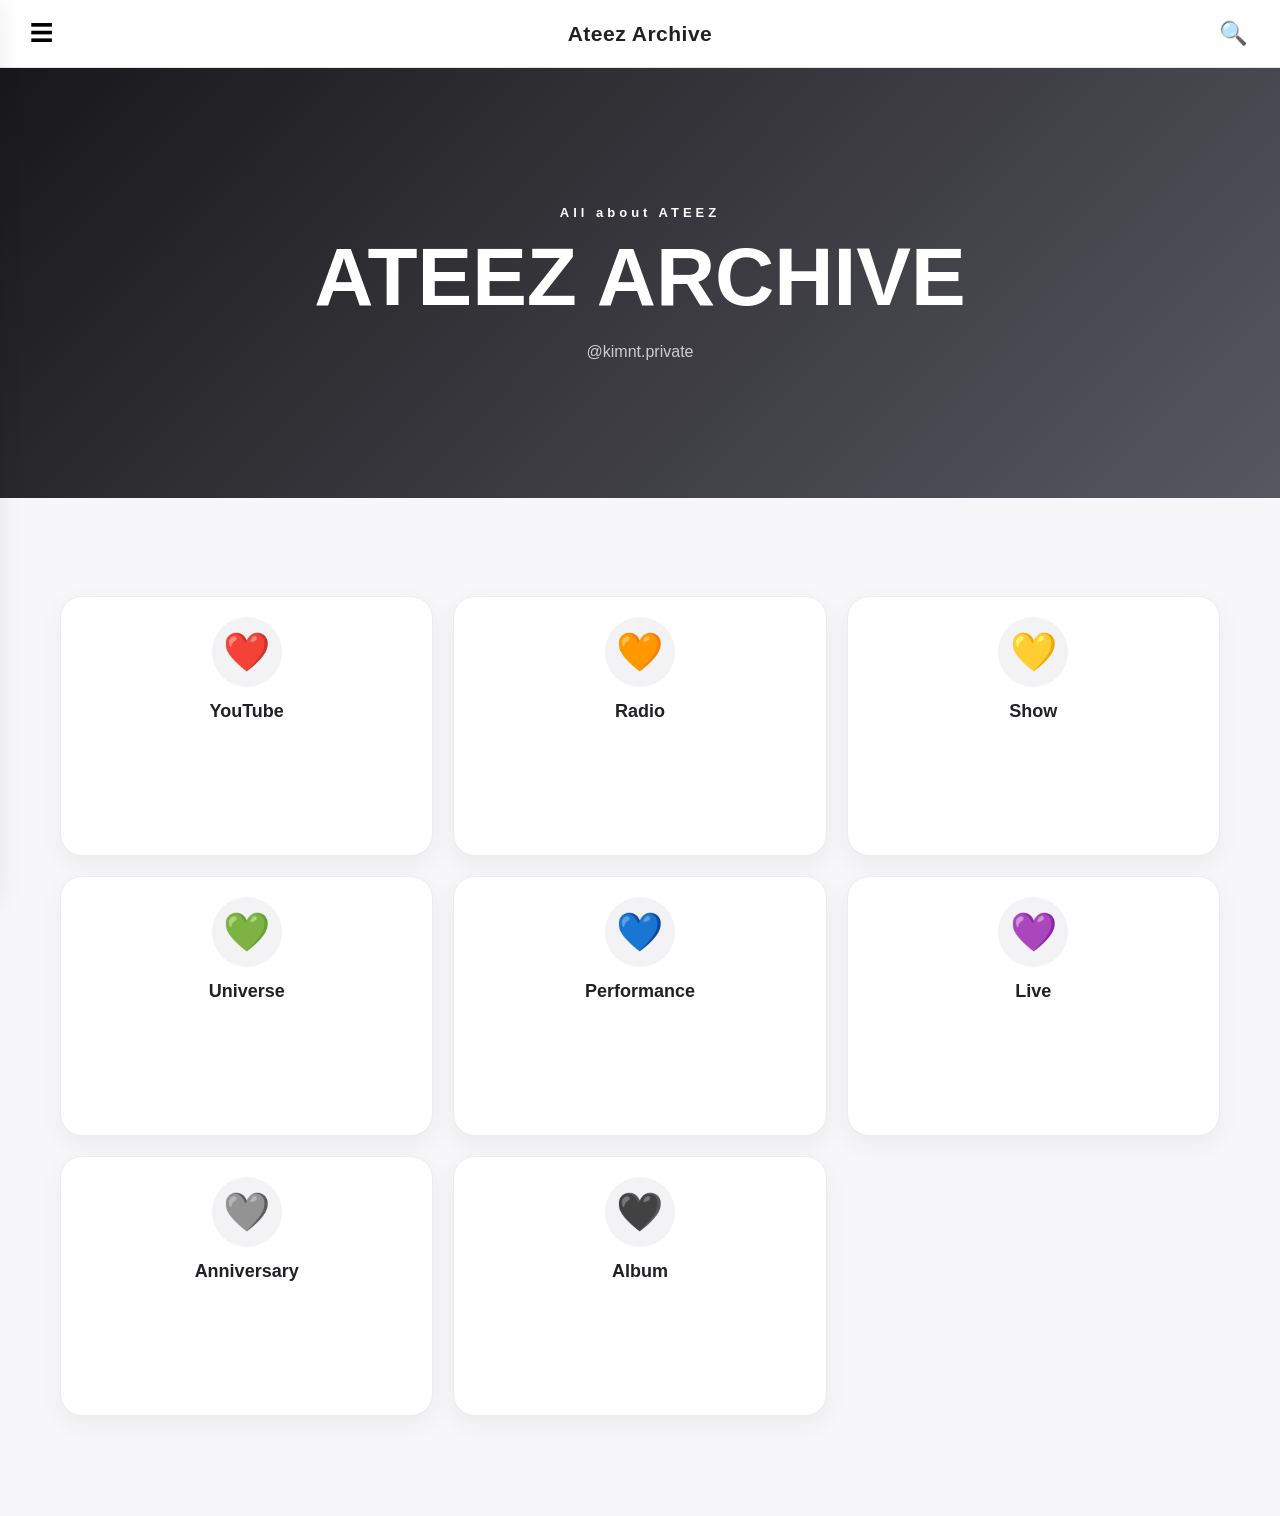
<file: index.html>
<!DOCTYPE html>
<html lang="ko">
<head>
    <!-- 한글과 특수문자가 깨지지 않도록 UTF-8 문자 인코딩을 사용합니다. -->
    <meta charset="UTF-8">

    <!-- 모바일 화면에서 실제 기기 너비에 맞춰 페이지가 표시되도록 설정합니다. -->
    <meta
        name="viewport"
        content="width=device-width, initial-scale=1.0"
    >

    <!-- 검색 결과와 공유 정보에 사용될 수 있는 페이지 설명입니다. -->
    <meta
        name="description"
        content="ATEEZ Archive"
    >

    <!-- 브라우저 탭에 표시되는 페이지 제목입니다. -->
    <title>Ateez Archive</title>

    <!-- 메인 스타일시트를 불러와 페이지 전체 디자인을 적용합니다. -->
    <link
        rel="stylesheet"
        href="css/style.css"
    >
</head>

<!--
    실제 화면에 표시되는 모든 콘텐츠가 들어가는 영역입니다.

    data-page-depth는 기존 구조에서 사용하던 페이지 깊이 정보입니다.
    현재 script.js는 data-root-path를 사용하므로,
    경로 시스템을 통일할 때는 data-root-path=""로 변경할 수 있습니다.
-->
<body data-page-depth="">
    <!--
        상단 헤더
        메뉴 열기 버튼, 사이트 제목, 검색 버튼을 한 줄에 배치합니다.
    -->
    <header class="site-header">
        <button
            id="menuButton"
            class="icon-button"
            type="button"
            aria-label="카테고리 메뉴 열기"
            aria-controls="sidebar"
            aria-expanded="false"
        >
            ☰
        </button>

        <a
            class="site-title"
            href="index.html"
        >
            Ateez Archive
        </a>

        <button
            id="searchButton"
            class="icon-button"
            type="button"
            aria-label="검색 열기"
        >
            🔍
        </button>
    </header>


    <!--
        sidebar.html이 삽입되는 위치입니다.

        script.js에서 sidebar.html을 불러온 뒤
        이 요소 내부에 사이드바를 삽입합니다.
    -->
    <!--
        sidebar.html의 내용을 JavaScript가 이 요소 안에 삽입합니다.
        여러 페이지에서 동일한 사이드바 파일을 공유하기 위한 자리입니다.
    -->
    <div id="sidebarComponent"></div>

    <!--
        사이드바가 열렸을 때 본문 뒤를 어둡게 덮는 오버레이입니다.
        오버레이를 누르면 사이드바가 닫힙니다.
    -->
    <button
    id="pageOverlay"
    class="page-overlay"
    type="button"
    aria-label="카테고리 메뉴 닫기"
    tabindex="-1"
    ></button>


    <!--
        메인 배너
        사이트의 핵심 제목과 간단한 소개 문구를 크게 보여줍니다.
    -->
    <section class="main-banner">
        <div class="banner-content">
            <p class="banner-label">
                All about ATEEZ
            </p>

            <h1>
                ATEEZ ARCHIVE
            </h1>

            <p>
                @kimnt.private
            </p>
        </div>
    </section>


    <!--
        메인 콘텐츠
        각 대분류 페이지로 이동하는 카테고리 카드를 표시합니다.
    -->
    <main class="main-content">
        <section
            class="category-section"
            aria-labelledby="mainCategoryTitle"
        >
            <div class="section-heading">
                <div>
                    <!-- <p class="section-label">
                        CATEGORY
                    </p> -->

                    <!-- <h2 id="mainCategoryTitle">
                        카테고리
                    </h2> -->
                </div>
            </div>


            <!--
                카테고리 카드 그리드
                화면 크기에 따라 여러 열로 배치되며,
                각 카드는 해당 대분류 페이지로 이동합니다.
            -->


            <div class="category-grid">
                <!-- YouTube 대분류 페이지로 이동하는 카드입니다. -->
                <a
                    class="category-card"
                    href="pages/youtube/youtube.html"
                >

                    <span
                        class="category-icon"
                        aria-hidden="true"
                    >
                        ❤️
                    </span>

                    <strong>
                        YouTube
                    </strong>
                </a>


                <!-- Radio 대분류 페이지로 이동하는 카드입니다. -->
                <a
                    class="category-card"
                    href="pages/radio/radio.html"
                >
                    <span
                        class="category-icon"
                        aria-hidden="true"
                    >
                        🧡
                    </span>

                    <strong>
                        Radio
                    </strong>
                </a>


                <!-- Show 대분류 페이지로 이동하는 카드입니다. -->
                <a
                    class="category-card"
                    href="pages/show/show.html"
                >
                    <span
                        class="category-icon"
                        aria-hidden="true"
                    >
                        💛
                    </span>

                    <strong>
                        Show
                    </strong>
                </a>


                <!-- Universe 대분류 페이지로 이동하는 카드입니다. -->
                <a
                    class="category-card"
                    href="pages/universe/universe.html"
                >
                    <span
                        class="category-icon"
                        aria-hidden="true"
                    >
                        💚
                    </span>

                    <strong>
                        Universe
                    </strong>
                </a>


                <!-- Performance 대분류 페이지로 이동하는 카드입니다. -->
                <a
                    class="category-card"
                    href="pages/performance/performance.html"
                >
                    <span
                        class="category-icon"
                        aria-hidden="true"
                    >
                        💙
                    </span>

                    <strong>
                        Performance
                    </strong>
                </a>


                <!-- Live 대분류 페이지로 이동하는 카드입니다. -->
                <a
                    class="category-card"
                    href="pages/live/live.html"
                >
                    <span
                        class="category-icon"
                        aria-hidden="true"
                    >
                        💜
                    </span>

                    <strong>
                        Live
                    </strong>
                </a>

                
                <!-- anniversary 대분류 페이지로 이동하는 카드입니다. -->
                <a
                    class="category-card"
                    href="pages/anniversary/anniversary.html"
                >

                    <span
                        class="category-icon"
                        aria-hidden="true"
                    >
                        🩶
                    </span>

                    <strong>
                        Anniversary
                    </strong>
                </a>

                <!-- Album 대분류 페이지로 이동하는 카드입니다. -->
                <a
                    class="category-card"
                    href="pages/album/album.html"
                >
                    <span
                        class="category-icon"
                        aria-hidden="true"
                    >
                        🖤
                    </span>

                    <strong>
                        Album
                    </strong>
                </a>
            </div>
        </section>
    </main>

    <!--
        공통 사이드바 로딩, 메뉴 열기·닫기, 현재 페이지 표시 등
        페이지 동작을 담당하는 JavaScript 파일을 불러옵니다.
    -->
    <script src="js/script.js"></script>
</body>
</html>
</file>
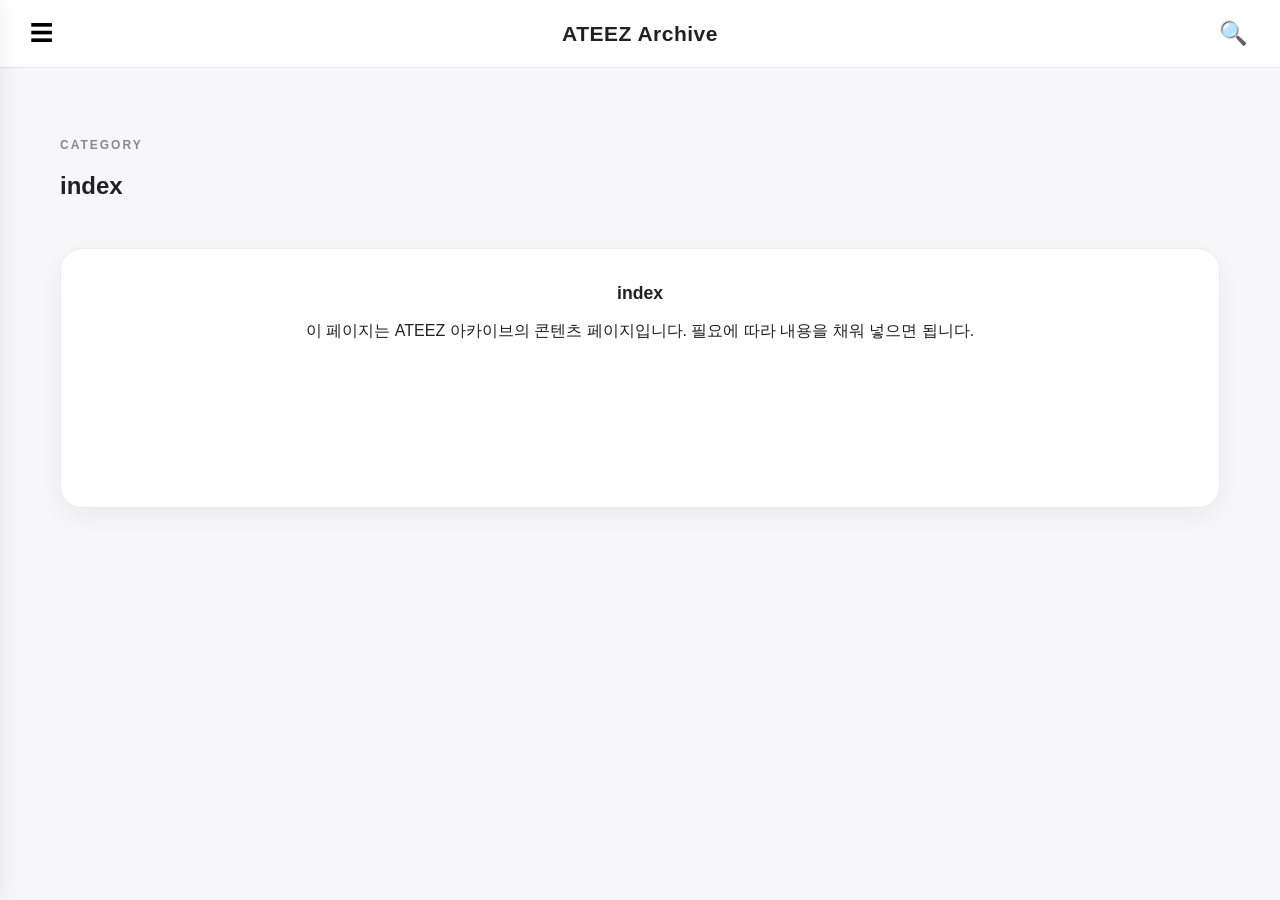
<file: index/index.html>
<!DOCTYPE html>
<html lang="ko">
<head>
    <meta charset="UTF-8">
    <meta name="viewport" content="width=device-width, initial-scale=1.0">
    <meta name="description" content="index">
    <title>index | ATEEZ Archive</title>
    <link rel="stylesheet" href="../css/style.css">
</head>
<body data-root-path="../">
    <header class="site-header">
        <button id="menuButton" class="icon-button" type="button" aria-label="카테고리 메뉴 열기" aria-controls="sidebar" aria-expanded="false">☰</button>
        <a class="site-title" href="../index.html">ATEEZ Archive</a>
        <button id="searchButton" class="icon-button" type="button" aria-label="검색 열기">🔍</button>
    </header>
    <div id="sidebarComponent"></div>
    <main class="main-content">
        <section class="category-section">
            <div class="section-heading">
                <div>
                    <p class="section-label">CATEGORY</p>
                    <h1>index</h1>
                </div>
            </div>
            <div class="category-grid">
                <article class="category-card" style="grid-column: 1 / -1; text-align: left; padding: 2rem;">
                    <strong style="display:block; margin-bottom: 0.75rem; font-size: 1.1rem;">index</strong>
                    <p style="margin:0; line-height:1.7;">이 페이지는 ATEEZ 아카이브의 콘텐츠 페이지입니다. 필요에 따라 내용을 채워 넣으면 됩니다.</p>
                </article>
            </div>
        </section>
    </main>
    <script src="../js/script.js"></script>
</body>
</html>
</file>
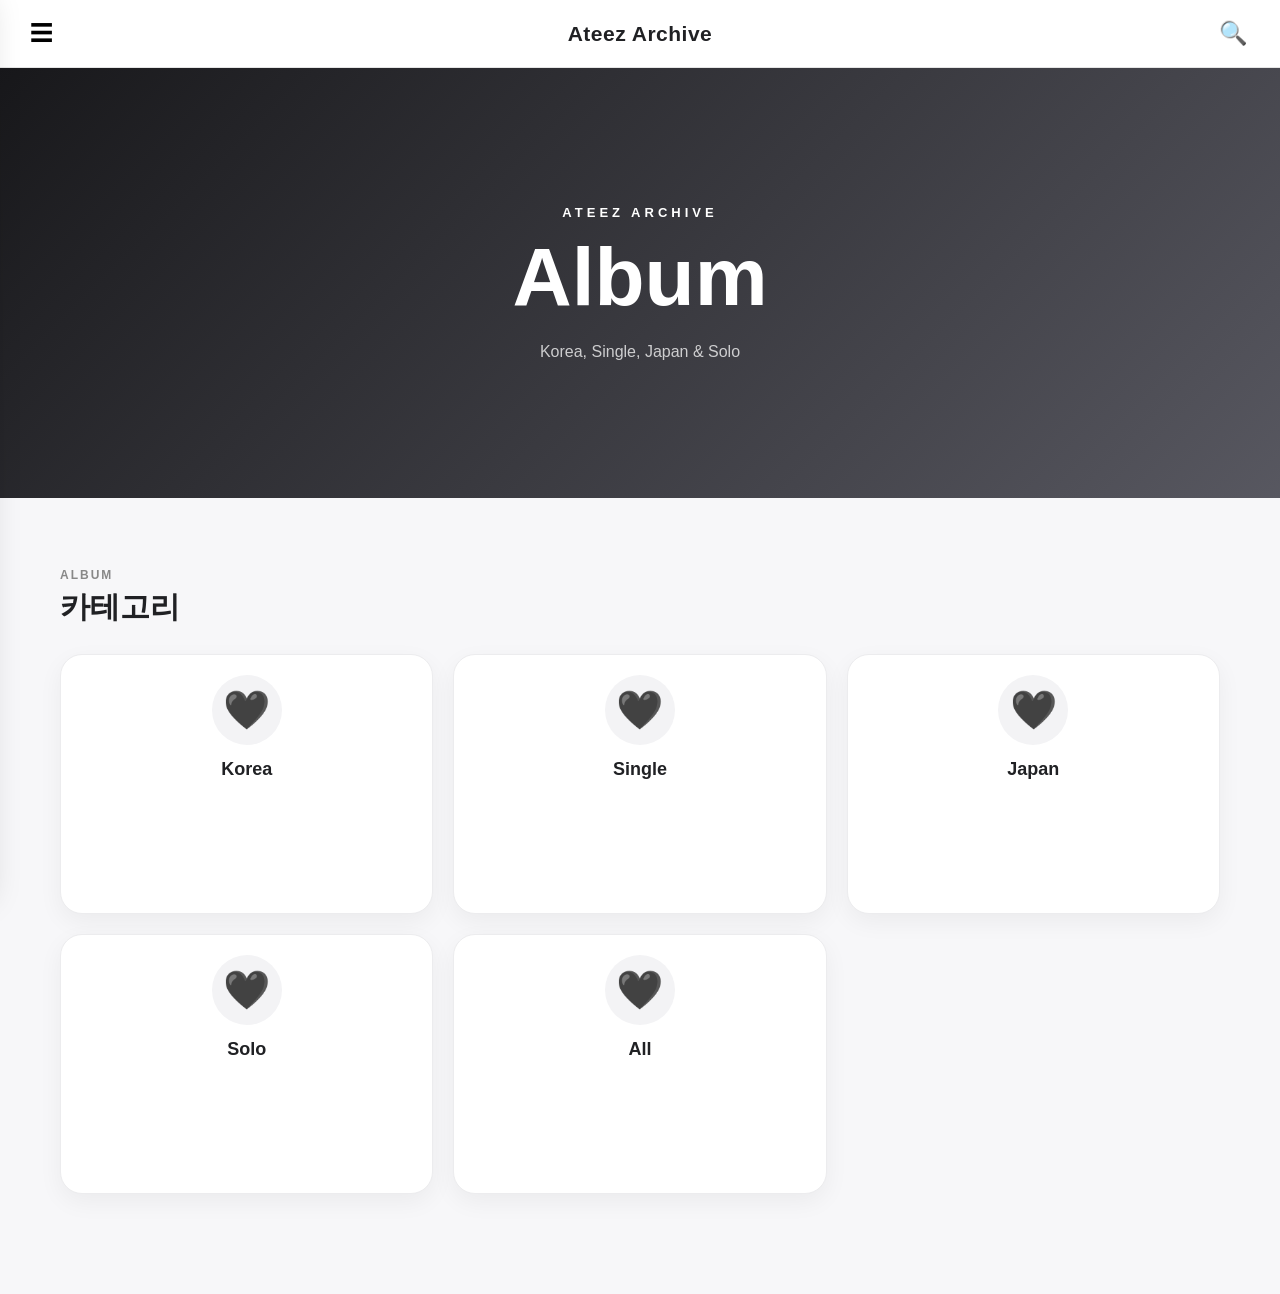
<file: pages/album/album.html>
<!DOCTYPE html>
<html lang="ko">
<head>
    <meta charset="UTF-8">

    <meta
        name="viewport"
        content="width=device-width, initial-scale=1.0"
    >

    <meta
        name="description"
        content="ATEEZ 앨범 콘텐츠 아카이브"
    >

    <title>Album | Ateez Archive</title>

    <link
        rel="stylesheet"
        href="../../css/style.css"
    >

    <link
        rel="stylesheet"
        href="../../css/category-hub.css"
    >
</head>

<body data-root-path="../../">
    <!-- 상단 헤더 -->
    <header class="site-header">
        <button
            id="menuButton"
            class="icon-button"
            type="button"
            aria-label="카테고리 메뉴 열기"
            aria-controls="sidebar"
            aria-expanded="false"
        >
            ☰
        </button>

        <a
            class="site-title"
            href="../../index.html"
        >
            Ateez Archive
        </a>

        <button
            id="searchButton"
            class="icon-button"
            type="button"
            aria-label="검색 열기"
        >
            🔍
        </button>
    </header>


    <!-- sidebar.html이 삽입되는 위치 -->
    <div id="sidebarComponent"></div>


    <!-- 사이드바 뒤의 어두운 배경 -->
    <button
        id="pageOverlay"
        class="page-overlay"
        type="button"
        aria-label="카테고리 메뉴 닫기"
        tabindex="-1"
    ></button>


    <!-- Album 배너 -->
    <section class="main-banner">
        <div class="banner-content">
            <p class="banner-label">
                ATEEZ ARCHIVE
            </p>

            <h1>
                Album
            </h1>

            <p>
                Korea, Single, Japan &amp; Solo
            </p>
        </div>
    </section>


    <!-- 메인 콘텐츠 -->
    <main class="main-content">
        <section
            class="category-section"
            aria-labelledby="albumCategoryTitle"
        >
            <div class="section-heading">
                <div>
                    <p class="section-label">
                        ALBUM
                    </p>

                    <h2 id="albumCategoryTitle">
                        카테고리
                    </h2>
                </div>
            </div>


            <div class="category-grid">
                <!-- Korea -->
                <a
                    class="category-card"
                    href="korea/korea.html"
                >
                    <span
                        class="category-icon"
                        aria-hidden="true"
                    >
                        🖤
                    </span>

                    <strong>
                        Korea
                    </strong>
                </a>


                <!-- Single -->
                <a
                    class="category-card"
                    href="single/single.html"
                >
                    <span
                        class="category-icon"
                        aria-hidden="true"
                    >
                        🖤
                    </span>

                    <strong>
                        Single
                    </strong>
                </a>


                <!-- Japan -->
                <a
                    class="category-card"
                    href="japan/japan.html"
                >
                    <span
                        class="category-icon"
                        aria-hidden="true"
                    >
                        🖤
                    </span>

                    <strong>
                        Japan
                    </strong>
                </a>


                <!-- Solo -->
                <a
                    class="category-card"
                    href="solo/solo.html"
                >
                    <span
                        class="category-icon"
                        aria-hidden="true"
                    >
                        🖤
                    </span>

                    <strong>
                        Solo
                    </strong>
                </a>


                <!-- All -->
                <a
                    class="category-card"
                    href="../../pages/album/all.html"
                >
                    <span
                        class="category-icon"
                        aria-hidden="true"
                    >
                        🖤
                    </span>

                    <strong>
                        All
                    </strong>
                </a>
            </div>
        </section>
    </main>


    <script src="../../js/script.js"></script>
</body>
</html>
</file>
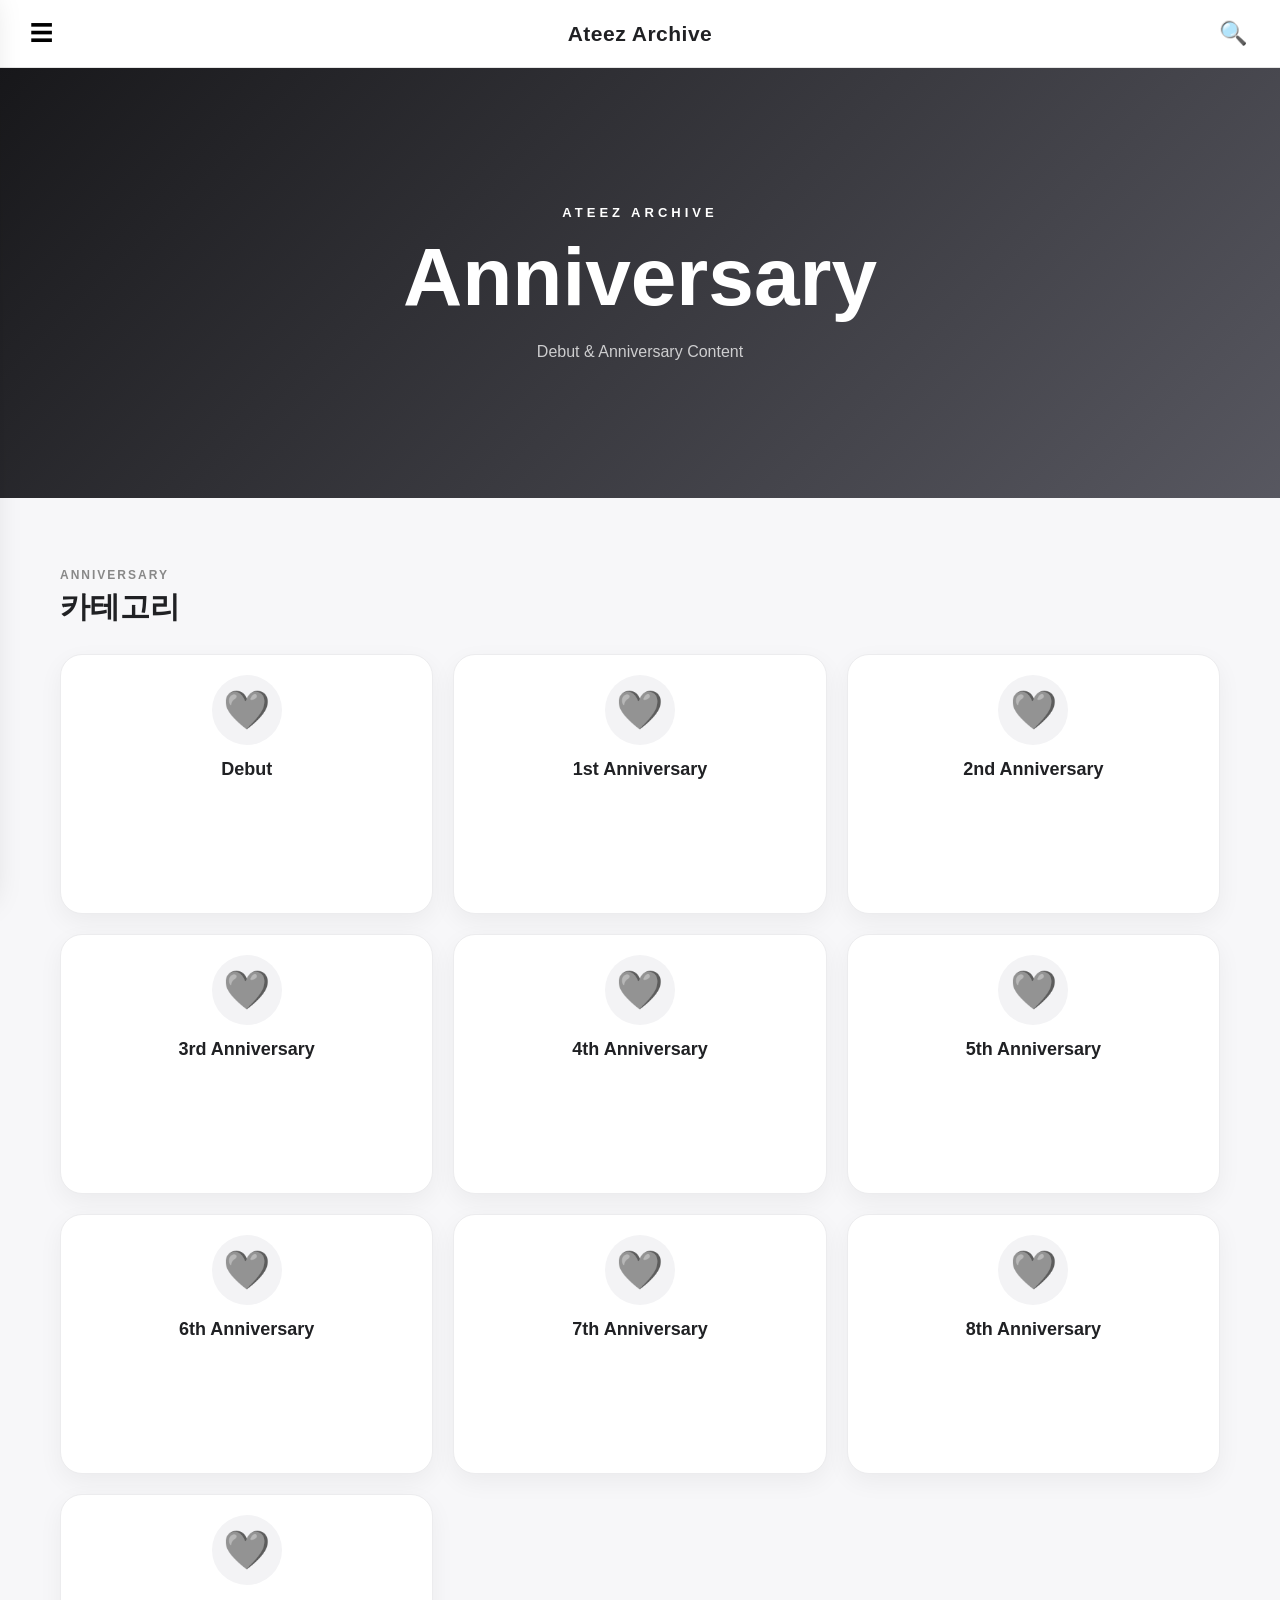
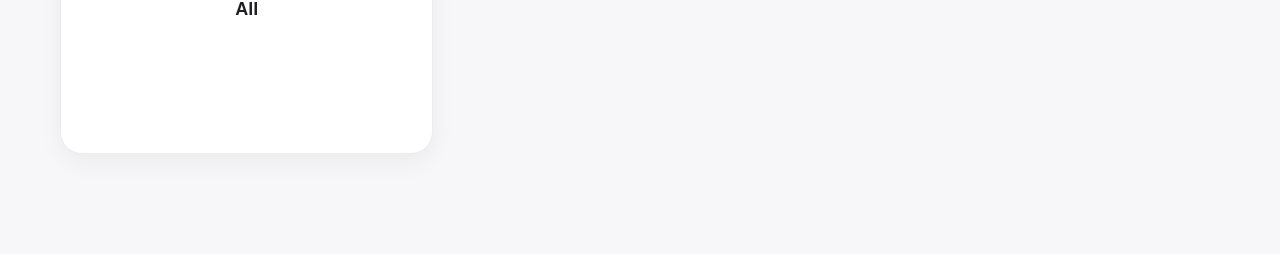
<file: pages/anniversary/anniversary.html>
<!DOCTYPE html>
<html lang="ko">
<head>
    <meta charset="UTF-8">

    <meta
        name="viewport"
        content="width=device-width, initial-scale=1.0"
    >

    <meta
        name="description"
        content="ATEEZ 기념일 콘텐츠 아카이브"
    >

    <title>Anniversary | Ateez Archive</title>

    <link
        rel="stylesheet"
        href="../../css/style.css"
    >

    <link
        rel="stylesheet"
        href="../../css/category-hub.css"
    >
</head>

<body data-root-path="../../">
    <!-- 상단 헤더 -->
    <header class="site-header">
        <button
            id="menuButton"
            class="icon-button"
            type="button"
            aria-label="카테고리 메뉴 열기"
            aria-controls="sidebar"
            aria-expanded="false"
        >
            ☰
        </button>

        <a
            class="site-title"
            href="../../index.html"
        >
            Ateez Archive
        </a>

        <button
            id="searchButton"
            class="icon-button"
            type="button"
            aria-label="검색 열기"
        >
            🔍
        </button>
    </header>


    <!-- sidebar.html이 삽입되는 위치 -->
    <div id="sidebarComponent"></div>


    <!-- 사이드바 뒤의 어두운 배경 -->
    <button
        id="pageOverlay"
        class="page-overlay"
        type="button"
        aria-label="카테고리 메뉴 닫기"
        tabindex="-1"
    ></button>


    <!-- Anniversary 배너 -->
    <section class="main-banner">
        <div class="banner-content">
            <p class="banner-label">
                ATEEZ ARCHIVE
            </p>

            <h1>
                Anniversary
            </h1>

            <p>
                Debut & Anniversary Content
            </p>
        </div>
    </section>


    <!-- 메인 콘텐츠 -->
    <main class="main-content">
        <section
            class="category-section"
            aria-labelledby="anniversaryCategoryTitle"
        >
            <div class="section-heading">
                <div>
                    <p class="section-label">
                        ANNIVERSARY
                    </p>

                    <h2 id="anniversaryCategoryTitle">
                        카테고리
                    </h2>
                </div>
            </div>


            <div class="category-grid">
                <a
                    class="category-card"
                    href="debut/debut.html"
                >
                    <span
                        class="category-icon"
                        aria-hidden="true"
                    >
                        🩶
                    </span>

                    <strong>
                        Debut
                    </strong>
                </a>


                <a
                    class="category-card"
                    href="1st-anniversary/1st-anniversary.html"
                >
                    <span
                        class="category-icon"
                        aria-hidden="true"
                    >
                        🩶
                    </span>

                    <strong>
                        1st Anniversary
                    </strong>
                </a>


                <a
                    class="category-card"
                    href="2nd-anniversary/2nd-anniversary.html"
                >
                    <span
                        class="category-icon"
                        aria-hidden="true"
                    >
                        🩶
                    </span>

                    <strong>
                        2nd Anniversary
                    </strong>
                </a>


                <a
                    class="category-card"
                    href="3rd-anniversary/3rd-anniversary.html"
                >
                    <span
                        class="category-icon"
                        aria-hidden="true"
                    >
                        🩶
                    </span>

                    <strong>
                        3rd Anniversary
                    </strong>
                </a>


                <a
                    class="category-card"
                    href="4th-anniversary/4th-anniversary.html"
                >
                    <span
                        class="category-icon"
                        aria-hidden="true"
                    >
                        🩶
                    </span>

                    <strong>
                        4th Anniversary
                    </strong>
                </a>


                <a
                    class="category-card"
                    href="5th-anniversary/5th-anniversary.html"
                >
                    <span
                        class="category-icon"
                        aria-hidden="true"
                    >
                        🩶
                    </span>

                    <strong>
                        5th Anniversary
                    </strong>
                </a>


                <a
                    class="category-card"
                    href="6th-anniversary/6th-anniversary.html"
                >
                    <span
                        class="category-icon"
                        aria-hidden="true"
                    >
                        🩶
                    </span>

                    <strong>
                        6th Anniversary
                    </strong>
                </a>


                <a
                    class="category-card"
                    href="7th-anniversary/7th-anniversary.html"
                >
                    <span
                        class="category-icon"
                        aria-hidden="true"
                    >
                        🩶
                    </span>

                    <strong>
                        7th Anniversary
                    </strong>
                </a>


                <a
                    class="category-card"
                    href="8th-anniversary/8th-anniversary.html"
                >
                    <span
                        class="category-icon"
                        aria-hidden="true"
                    >
                        🩶
                    </span>

                    <strong>
                        8th Anniversary
                    </strong>
                </a>


                <a
                    class="category-card"
                    href="all.html"
                >
                    <span
                        class="category-icon"
                        aria-hidden="true"
                    >
                        🩶
                    </span>

                    <strong>
                        All
                    </strong>
                </a>
            </div>
        </section>
    </main>


    <script src="../../js/script.js"></script>
</body>
</html>
</file>
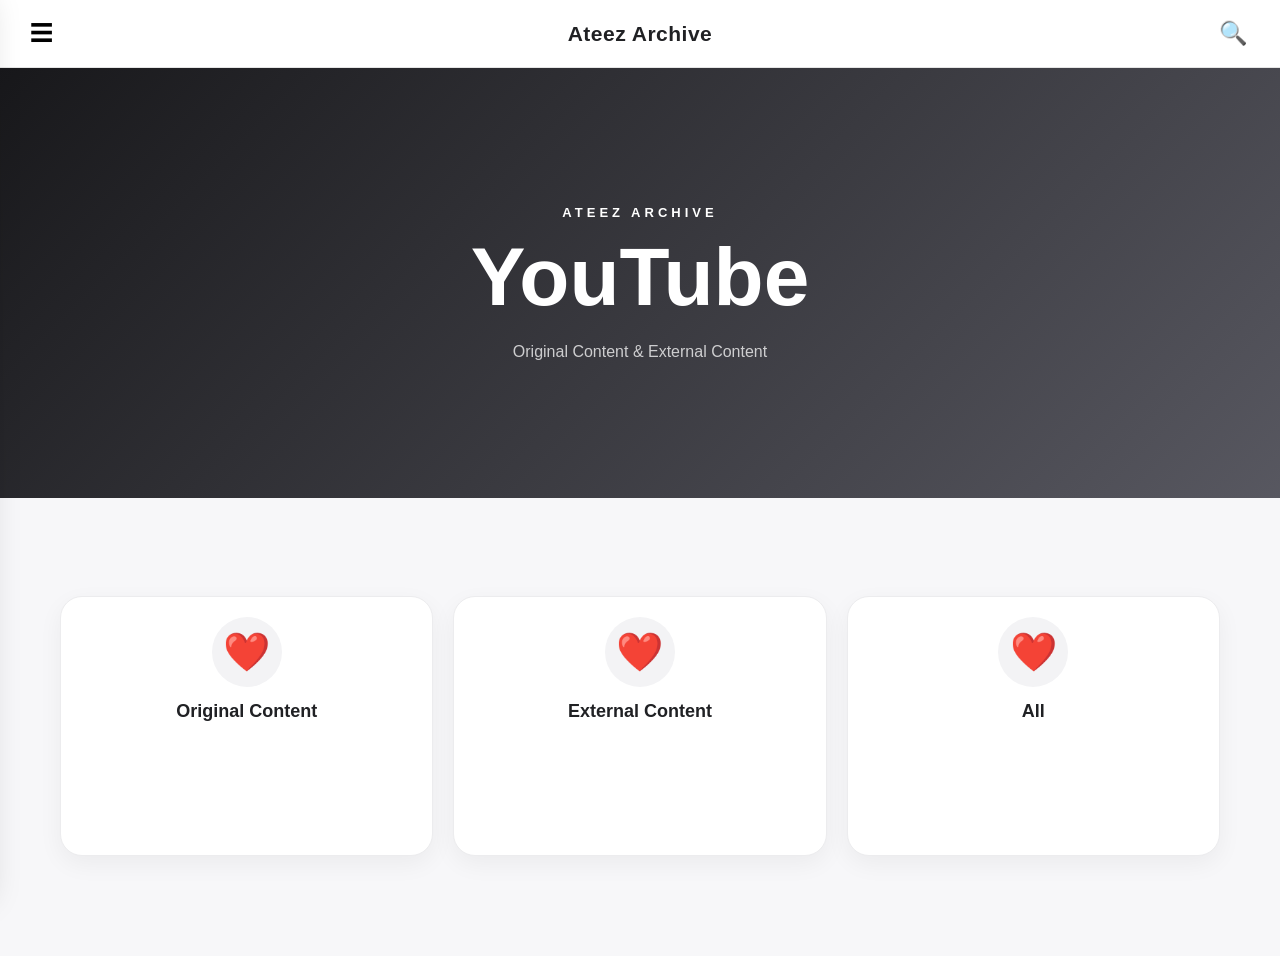
<file: pages/youtube/youtube.html>
<!DOCTYPE html>
<html lang="ko">
<head>
    <meta charset="UTF-8">

    <meta
        name="viewport"
        content="width=device-width, initial-scale=1.0"
    >

    <meta
        name="description"
        content="ATEEZ YouTube 콘텐츠 아카이브"
    >

    <title>YouTube | Ateez Archive</title>

    <link
        rel="stylesheet"
        href="../../css/style.css"
    >

    <link
        rel="stylesheet"
        href="../../css/category-hub.css"
    >
</head>

<body data-root-path="../../">
    <!-- 상단 헤더 -->
    <header class="site-header">
        <button
            id="menuButton"
            class="icon-button"
            type="button"
            aria-label="카테고리 메뉴 열기"
            aria-controls="sidebar"
            aria-expanded="false"
        >
            ☰
        </button>

        <a
            class="site-title"
            href="../../index.html"
        >
            Ateez Archive
        </a>

        <button
            id="searchButton"
            class="icon-button"
            type="button"
            aria-label="검색 열기"
        >
            🔍
        </button>
    </header>


    <!-- sidebar.html이 삽입되는 위치 -->
    <div id="sidebarComponent"></div>


    <!-- 사이드바 뒤의 어두운 배경 -->
    <button
        id="pageOverlay"
        class="page-overlay"
        type="button"
        aria-label="카테고리 메뉴 닫기"
        tabindex="-1"
    ></button>


    <!-- YouTube 배너 -->
    <section class="main-banner">
        <div class="banner-content">
            <p class="banner-label">
                ATEEZ ARCHIVE
            </p>

            <h1>
                YouTube
            </h1>

            <p>
                Original Content &amp; External Content
            </p>
        </div>
    </section>


    <!-- 메인 콘텐츠 -->
    <main class="main-content">
        <section
            class="category-section"
            aria-labelledby="youtubeCategoryTitle"
        >
            <div class="section-heading">
                <div>
                    <!-- <p class="section-label">
                        YOUTUBE
                    </p>

                    <h2 id="youtubeCategoryTitle">
                        카테고리
                    </h2> -->
                </div>
            </div>


            <div class="category-grid">
                <!-- Original Content -->
                <a
                    class="category-card"
                    href="../../pages/youtube/original-content/original-content.html"
                >
                    <span
                        class="category-icon"
                        aria-hidden="true"
                    >
                        ❤️
                    </span>

                    <strong>
                        Original Content
                    </strong>
                </a>


                <!-- External Content -->
                <a
                    class="category-card"
                    href="../../pages/youtube/external-content/external-content.html"
                >
                    <span
                        class="category-icon"
                        aria-hidden="true"
                    >
                        ❤️
                    </span>

                    <strong>
                        External Content
                    </strong>
                </a>


                <!-- All -->
                <a
                    class="category-card"
                    href="../../pages/youtube/all.html"
                >
                    <span
                        class="category-icon"
                        aria-hidden="true"
                    >
                        ❤️
                    </span>

                    <strong>
                        All
                    </strong>
                </a>
            </div>
        </section>
    </main>


    <script src="../../js/script.js"></script>
</body>
</html>
</file>
<file: css/style.css>
/* 모든 요소의 크기 계산 방식을 통일합니다. */

* {
    box-sizing: border-box;
}

/* 페이지 안의 앵커 링크로 이동할 때 부드럽게 스크롤합니다. */
html {
    scroll-behavior: smooth;
}

/* 사이트 전체의 기본 여백, 배경색, 글자색과 글꼴을 설정합니다. */
body {
    margin: 0;
    min-height: 100vh;

    background-color: #f7f7f9;
    color: #202124;

    font-family:
        Arial,
        "Noto Sans KR",
        sans-serif;
}

/* 사이드바가 열린 동안 뒤쪽 본문이 스크롤되지 않도록 막습니다. */
body.menu-open {
    overflow: hidden;
}

/* 모든 링크의 기본 밑줄을 없애고 부모 요소의 글자색을 사용합니다. */
a {
    color: inherit;
    text-decoration: none;
}

/* 버튼이 사이트 기본 글꼴을 그대로 사용하도록 설정합니다. */
button {
    font: inherit;
}

/* 이미지 아래쪽의 불필요한 인라인 여백을 없애고 영역 밖으로 넘치지 않게 합니다. */
img {
    display: block;
    max-width: 100%;
}


/* 공통 사이드바 컴포넌트 영역 */

/* 삽입된 사이드바가 별도의 쌓임 맥락을 만들지 않도록 일반 흐름에 둡니다. */
#sidebarComponent {
    position: static;
}


/* 공통 컴포넌트 불러오기 오류 */

/* sidebar.html을 불러오지 못했을 때 표시할 오류 안내 상자입니다. */
.component-error-message {
    width: min(100% - 32px, 600px);
    margin: 24px auto;
    padding: 16px;

    background-color: #fff3f3;
    border: 1px solid #f3c5c5;
    border-radius: 12px;

    color: #a61b1b;

    font-size: 14px;
    line-height: 1.6;
    text-align: center;
}


/* 상단 헤더 */

/* 화면 상단에 고정되는 공통 헤더의 크기와 배치를 설정합니다. */
.site-header {
    position: sticky;
    top: 0;
    z-index: 100;

    display: grid;
    grid-template-columns: 48px 1fr 48px;
    align-items: center;

    width: 100%;
    height: 68px;
    padding: 0 20px;

    background-color: rgba(255, 255, 255, 0.95);
    border-bottom: 1px solid #e5e5e5;

    backdrop-filter: blur(10px);
    -webkit-backdrop-filter: blur(10px);
}

/* 헤더 가운데에 있는 사이트 제목의 글자 스타일입니다. */
.site-title {
    justify-self: center;

    font-size: 21px;
    font-weight: 800;
    letter-spacing: 0.5px;
}

/* 메뉴 버튼과 닫기 버튼이 동일한 원형 아이콘 버튼 형태를 사용합니다. */
.icon-button,
.close-button {
    display: flex;
    align-items: center;
    justify-content: center;

    width: 42px;
    height: 42px;
    padding: 0;

    background: none;
    border: none;
    border-radius: 50%;

    cursor: pointer;

    font-size: 23px;

    transition:
        background-color 0.2s ease,
        transform 0.2s ease;
}

/* 마우스를 올렸을 때 아이콘 버튼의 배경을 살짝 강조합니다. */
.icon-button:hover,
.close-button:hover {
    background-color: #eeeeef;
}

/* 버튼을 누르는 순간 조금 작아지는 피드백을 제공합니다. */
.icon-button:active,
.close-button:active {
    transform: scale(0.94);
}


/* 키보드 사용자를 위한 포커스 표시 */

/* 키보드로 이동 중인 요소가 분명하게 보이도록 포커스 테두리를 표시합니다. */
a:focus-visible,
button:focus-visible,
summary:focus-visible {
    outline: 3px solid #202124;
    outline-offset: 3px;
}

.page-overlay:focus-visible {
    outline: none;
}


/* 왼쪽 사이드바 */

/* 화면 왼쪽 밖에 숨겨 두었다가 open 클래스가 붙으면 나타나는 사이드바입니다. */
.sidebar {
    position: fixed;
    top: 0;
    left: 0;
    z-index: 300;

    width: min(360px, 85vw);
    height: 100vh;
    height: 100dvh;

    background-color: #ffffff;
    box-shadow: 8px 0 30px rgba(0, 0, 0, 0.15);

    overflow-x: hidden;
    overflow-y: auto;
    overscroll-behavior: contain;

    transform: translateX(-105%);

    transition:
        transform 0.3s ease,
        visibility 0.3s ease;
/* 
    visibility: hidden; */
}

/* JavaScript가 open 클래스를 추가했을 때 사이드바를 화면 안으로 이동시킵니다. */
.sidebar.open {
    transform: translateX(0);
    visibility: visible;
}

/* 사이드바 상단의 제목과 닫기 버튼 영역을 스크롤 중에도 고정합니다. */
.sidebar-header {
    position: sticky;
    top: 0;
    z-index: 1;

    display: flex;
    align-items: center;
    justify-content: space-between;

    min-height: 68px;
    padding: 0 20px;

    background-color: #ffffff;
    border-bottom: 1px solid #ededed;

    font-size: 20px;
}

.sidebar-header strong {
    font-weight: 800;
}

.close-button {
    flex-shrink: 0;

    font-size: 30px;
    line-height: 1;
}

/* 사이드바 안의 전체 메뉴 목록에 여백을 적용합니다. */
.sidebar-navigation {
    padding: 14px 16px 40px;
}

/* Home 링크와 각 대분류 제목의 공통 버튼형 스타일입니다. */
.sidebar-main-link,
.sidebar-navigation summary {
    display: block;

    width: 100%;
    padding: 14px 12px;

    border-radius: 10px;

    cursor: pointer;

    font-size: 16px;
    font-weight: 700;
    line-height: 1.4;

    transition:
        background-color 0.2s ease,
        color 0.2s ease;
}

.sidebar-main-link:hover,
.sidebar-navigation summary:hover {
    background-color: #f3f3f5;
}

/* 각 대분류 메뉴 사이를 구분선으로 나눕니다. */
.sidebar-navigation details {
    border-bottom: 1px solid #eeeeee;
}

.sidebar-navigation summary {
    list-style: none;
    user-select: none;
}

.sidebar-navigation summary::-webkit-details-marker {
    display: none;
}

/* 접힌 대분류 오른쪽에 펼치기 기호를 표시합니다. */
.sidebar-navigation summary::after {
    content: "＋";

    float: right;

    margin-left: 12px;

    font-weight: 400;
}

/* 대분류가 펼쳐졌을 때 펼치기 기호를 접기 기호로 바꿉니다. */
.sidebar-navigation details[open] > summary::after {
    content: "−";
}

/* 펼쳐진 대분류 안의 세부 링크 영역에 들여쓰기를 적용합니다. */
.sidebar-submenu {
    padding: 0 8px 14px 18px;
}

/* 세부 메뉴 안에서 중분류 제목을 작은 대문자형 라벨로 표시합니다. */
.sidebar-submenu strong {
    display: block;

    margin-top: 14px;
    padding: 7px 10px;

    color: #777777;

    font-size: 12px;
    font-weight: 700;
    letter-spacing: 0.8px;
    line-height: 1.4;
    text-transform: uppercase;
}

/* 세부 페이지 링크를 한 줄 전체를 누를 수 있는 메뉴 항목으로 만듭니다. */
.sidebar-submenu a {
    display: block;

    padding: 9px 10px;

    border-radius: 8px;

    color: #444444;

    font-size: 14px;
    line-height: 1.4;

    overflow-wrap: anywhere;

    transition:
        background-color 0.2s ease,
        color 0.2s ease;
}

.sidebar-submenu a:hover {
    background-color: #f3f3f5;
    color: #000000;
}


/* 현재 보고 있는 사이드바 페이지 */

/* 현재 보고 있는 페이지와 일치하는 사이드바 링크를 강조합니다. */
.sidebar-navigation a.is-current {
    background-color: #202124;
    color: #ffffff;
    font-weight: 700;
}

.sidebar-navigation a.is-current:hover {
    background-color: #202124;
    color: #ffffff;
}


/* 사이드바 뒤의 어두운 화면 */

/* 사이드바가 열렸을 때 본문 전체를 덮는 반투명 어두운 배경입니다. */
.page-overlay {
    position: fixed;
    inset: 0;
    z-index: 200;

    width: 100%;
    height: 100%;
    padding: 0;

    background-color: rgba(0, 0, 0, 0.48);
    border: none;

    /* cursor: pointer; */

    opacity: 0;
    visibility: hidden;
    pointer-events: none;

    transition:
        opacity 0.3s ease,
        visibility 0.3s ease;
}

/* JavaScript가 show 클래스를 추가하면 오버레이를 보이고 클릭 가능하게 합니다. */
.page-overlay.show {
    opacity: 1;
    visibility: visible;
    pointer-events: auto;
}


/* 메인 배너 */

/* 메인 화면 상단의 큰 소개 배너를 중앙 정렬합니다. */
.main-banner {
    display: flex;
    align-items: center;
    justify-content: center;

    min-height: 430px;
    padding: 70px 24px;

    background:
        linear-gradient(
            135deg,
            rgba(15, 15, 18, 0.96),
            rgba(57, 57, 67, 0.84)
        );

    color: #ffffff;
    text-align: center;
}

/* 배너 안쪽 콘텐츠의 최대 너비를 제한해 글이 지나치게 넓어지지 않게 합니다. */
.banner-content {
    width: 100%;
    max-width: 720px;
}

.banner-label {
    margin: 0 0 14px;

    font-size: 13px;
    font-weight: 700;
    letter-spacing: 4px;
}

.banner-content h1 {
    margin: 0;

    font-size: clamp(42px, 8vw, 82px);
    line-height: 1.05;
    overflow-wrap: anywhere;
}

.banner-content p:last-child {
    margin: 22px 0 0;

    color: rgba(255, 255, 255, 0.75);

    font-size: 16px;
}


/* 메인 콘텐츠 */

/* 실제 카테고리 카드가 들어가는 본문 영역의 최대 너비와 여백입니다. */
.main-content {
    width: min(1160px, calc(100% - 40px));
    margin: 0 auto;
    padding: 70px 0 100px;
}

.category-section {
    width: 100%;
}

/* 섹션 제목 영역의 정렬과 아래쪽 간격을 설정합니다. */
.section-heading {
    display: flex;
    align-items: flex-end;
    justify-content: space-between;

    margin-bottom: 28px;
}

.section-label {
    margin: 0 0 6px;

    color: #888888;

    font-size: 12px;
    font-weight: 700;
    letter-spacing: 2px;
}

.section-heading h2 {
    margin: 0;

    font-size: 30px;
    line-height: 1.25;
}


/* 카테고리 카드 */

/* 대분류 카드를 기본 3열 그리드로 배치합니다. */
.category-grid {
    display: grid;
    grid-template-columns: repeat(3, minmax(0, 1fr));
    gap: 20px;
}

/* 각 대분류 이동 링크를 카드 형태로 꾸밉니다. */
.category-card {
    display: flex;
    flex-direction: column;
    align-items: center;
    justify-content: flex-start;

    min-height: 260px;
    padding: 20px;

    background-color: #ffffff;
    border: 1px solid #ececee;
    border-radius: 22px;
    box-shadow: 0 8px 24px rgba(0, 0, 0, 0.05);

    text-align: center;

    transition:
        transform 0.2s ease,
        box-shadow 0.2s ease,
        border-color 0.2s ease;
}

/* 카테고리 카드에 사용할 16:9 대표 이미지 크기와 모양입니다. */
.category-card-image {
    width: 100%;
    max-width: 240px;
    aspect-ratio: 16 / 9;
    object-fit: cover;
    border-radius: 18px;
    margin-bottom: 18px;
}

/* 카드에 마우스를 올렸을 때 위로 떠오르는 효과를 줍니다. */
.category-card:hover {
    transform: translateY(-6px);

    border-color: #d7d7db;
    box-shadow: 0 16px 32px rgba(0, 0, 0, 0.1);
}

.category-card:active {
    transform: translateY(-2px);
}

/* 카테고리별 이모지를 원형 배경 안에 배치합니다. */
.category-icon {
    display: flex;
    align-items: center;
    justify-content: center;

    width: 70px;
    height: 70px;
    margin-bottom: 12px;

    background-color: #f3f3f5;
    border-radius: 50%;

    font-size: 38px;
    line-height: 1;
}

.category-card strong {
    font-size: 18px;
    line-height: 1.4;
}

/* 대분류 페이지의 카테고리 섹션 간격*/
.youtube-category-section {
    margin-top: 70px;
}


/* 콘텐츠 목록 페이지에서 사용할 공통 영역 */

.content-section {
    width: 100%;
}

/* 세부 콘텐츠 카드를 기본 3열 그리드로 배치합니다. */
.content-grid {
    display: grid;
    grid-template-columns: repeat(3, minmax(0, 1fr));
    gap: 20px;
}

/* 영상이나 자료 목록에서 사용할 공통 콘텐츠 카드입니다. */
.content-card {
    display: block;

    overflow: hidden;

    background-color: #ffffff;
    border: 1px solid #ececee;
    border-radius: 18px;
    box-shadow: 0 8px 24px rgba(0, 0, 0, 0.05);

    transition:
        transform 0.2s ease,
        box-shadow 0.2s ease,
        border-color 0.2s ease;
}

.content-card:hover {
    transform: translateY(-5px);

    border-color: #d7d7db;
    box-shadow: 0 14px 30px rgba(0, 0, 0, 0.09);
}

/* 콘텐츠 카드 대표 이미지를 16:9 비율로 표시합니다. */
.content-card-image {
    width: 100%;
    aspect-ratio: 16 / 9;

    background-color: #e9e9ec;

    object-fit: cover;
}

/* 콘텐츠 카드에서 제목과 설명이 들어가는 내부 여백입니다. */
.content-card-body {
    padding: 18px;
}

.content-card-title {
    margin: 0;

    font-size: 17px;
    line-height: 1.45;
}

.content-card-description {
    margin: 10px 0 0;

    color: #666666;

    font-size: 14px;
    line-height: 1.6;
}


/* 데이터가 없을 때 표시할 공통 메시지 */

/* 아직 등록된 데이터가 없을 때 그리드 전체 너비로 안내 문구를 표시합니다. */
.empty-message {
    grid-column: 1 / -1;

    margin: 0;
    padding: 48px 24px;

    background-color: #ffffff;
    border: 1px dashed #d7d7db;
    border-radius: 18px;

    color: #777777;

    font-size: 15px;
    line-height: 1.6;
    text-align: center;
}


/* 태블릿 화면 */

/* 태블릿 이하 화면에서는 콘텐츠 카드 수와 배너 높이를 줄입니다. */
@media (max-width: 800px) {
    .main-banner {
        min-height: 350px;
    }

    .content-grid {
        grid-template-columns: repeat(2, minmax(0, 1fr));
    }
}


/* 모바일 화면 */

/* 모바일 화면에 맞춰 헤더, 사이드바, 카드와 글자 크기를 축소합니다. */
@media (max-width: 520px) {
    .site-header {
        grid-template-columns: 44px 1fr 44px;

        height: 60px;
        padding: 0 10px;
    }

    .site-title {
        font-size: 18px;
    }

    .icon-button,
    .close-button {
        width: 40px;
        height: 40px;
    }

    .sidebar {
        width: min(340px, 88vw);
    }

    .sidebar-header {
        min-height: 60px;
        padding: 0 14px;
    }

    .sidebar-navigation {
        padding:
            10px
            12px
            calc(32px + env(safe-area-inset-bottom));
    }

    .sidebar-main-link,
    .sidebar-navigation summary {
        padding: 13px 10px;

        font-size: 15px;
    }

    .sidebar-submenu {
        padding: 0 4px 12px 12px;
    }

    .sidebar-submenu strong {
        margin-top: 12px;
        padding: 6px 8px;

        font-size: 11px;
    }

    .sidebar-submenu a {
        padding: 9px 8px;

        font-size: 13px;
    }

    .main-banner {
        min-height: 300px;
        padding: 50px 20px;
    }

    .banner-label {
        letter-spacing: 3px;
    }

    .banner-content p:last-child {
        font-size: 14px;
    }

    .main-content {
        width: min(100% - 28px, 1160px);
        padding: 48px 0 70px;
    }

    .section-heading {
        margin-bottom: 22px;
    }

    .section-heading h2 {
        font-size: 25px;
    }

    .category-grid,
    .content-grid {
        grid-template-columns: repeat(2, minmax(0, 1fr));
        gap: 14px;
    }

    .category-card {
        min-height: 150px;
        padding: 20px 10px;

        border-radius: 18px;
    }

    .category-icon {
        width: 58px;
        height: 58px;
        margin-bottom: 12px;

        font-size: 31px;
    }

    .category-card strong {
        font-size: 15px;
    }

    .content-card {
        border-radius: 14px;
    }

    .content-card-body {
        padding: 14px;
    }

    .content-card-title {
        font-size: 15px;
    }

    .content-card-description {
        font-size: 13px;
    }

    .empty-message {
        padding: 36px 18px;

        font-size: 14px;
    }

    .youtube-category-section {
        margin-top: 50px;
    } 
}


/* 매우 작은 모바일 화면 */

/* 매우 좁은 모바일 화면에서 카드와 제목을 한 단계 더 작게 조정합니다. */
@media (max-width: 360px) {
    .site-title {
        font-size: 16px;
    }

    .category-grid,
    .content-grid {
        gap: 10px;
    }

    .category-card {
        min-height: 140px;
        padding: 18px 8px;
    }

    .category-icon {
        width: 52px;
        height: 52px;

        font-size: 28px;
    }

    .category-card strong {
        font-size: 14px;
    }
}


/* 애니메이션을 줄이도록 설정한 사용자 지원 */

/* 움직임 감소 설정을 사용하는 방문자에게 애니메이션을 최소화합니다. */
@media (prefers-reduced-motion: reduce) {
    html {
        scroll-behavior: auto;
    }

    *,
    *::before,
    *::after {
        scroll-behavior: auto !important;
        transition-duration: 0.01ms !important;
        animation-duration: 0.01ms !important;
        animation-iteration-count: 1 !important;
    }
}
</file>
<file: css/category-hub.css>
/*
    대분류 페이지 전용 스타일

    적용 페이지 예시:
    pages/youtube/youtube.html
    pages/radio/radio.html
    pages/show/show.html
*/


/* 대분류 페이지 배너 */

.category-page-banner {
    display: flex;
    align-items: center;
    justify-content: center;

    min-height: 300px;
    padding: 64px 24px;

    background:
        linear-gradient(
            135deg,
            rgba(112, 9, 19, 0.96),
            rgba(216, 32, 49, 0.82)
        );

    color: #ffffff;
    text-align: center;
}

.category-page-banner-content {
    width: 100%;
    max-width: 760px;
}

.category-page-banner-content h1 {
    margin: 0;

    font-size: clamp(46px, 8vw, 76px);
    line-height: 1.05;
}

.category-page-banner-content p:last-child {
    margin: 20px 0 0;

    color: rgba(255, 255, 255, 0.82);

    font-size: 16px;
    line-height: 1.7;
}


/* 대분류 페이지 본문 */

.category-page-content {
    padding-top: 60px;
}

.category-page-heading {
    gap: 24px;
}

.filter-result-count {
    flex-shrink: 0;

    margin: 0 0 4px;

    color: #777777;

    font-size: 14px;
    font-weight: 700;
}


/* 중분류 필터 */

.category-filter {
    display: flex;
    flex-wrap: wrap;
    gap: 10px;

    margin-bottom: 30px;
}

.category-filter-button {
    min-height: 44px;
    padding: 10px 18px;

    background-color: #ffffff;
    border: 1px solid #dcdce1;
    border-radius: 999px;

    color: #555555;

    cursor: pointer;

    font-size: 14px;
    font-weight: 700;
    line-height: 1.4;

    transition:
        background-color 0.2s ease,
        border-color 0.2s ease,
        color 0.2s ease,
        transform 0.2s ease;
}

.category-filter-button:hover {
    border-color: #a9a9b0;
    color: #202124;
}

.category-filter-button:active {
    transform: scale(0.97);
}

.category-filter-button.is-active {
    background-color: #202124;
    border-color: #202124;
    color: #ffffff;
}

.category-filter-button.is-active:hover {
    background-color: #202124;
    border-color: #202124;
    color: #ffffff;
}


/* 대분류 콘텐츠 카드 */

.category-content-grid {
    align-items: stretch;
}

.category-content-card {
    height: 100%;
}

.category-content-card[hidden] {
    display: none;
}

.content-card-placeholder {
    display: flex;
    align-items: center;
    justify-content: center;

    width: 100%;
    aspect-ratio: 16 / 9;

    background:
        linear-gradient(
            135deg,
            #ececf0,
            #d9d9df
        );

    color: #76767e;
}

.content-card-placeholder span {
    font-size: clamp(28px, 5vw, 52px);
    font-weight: 900;
    letter-spacing: -1px;
}

.content-card-category {
    margin: 0 0 8px;

    color: #999999;

    font-size: 11px;
    font-weight: 800;
    letter-spacing: 1px;
    line-height: 1.4;
    text-transform: uppercase;
}


/* 모바일 화면 */

@media (max-width: 520px) {
    .category-page-banner {
        min-height: 240px;
        padding: 48px 20px;
    }

    .category-page-banner-content p:last-child {
        font-size: 14px;
    }

    .category-page-content {
        padding-top: 44px;
    }

    .category-page-heading {
        align-items: flex-start;
    }

    .filter-result-count {
        margin-top: 5px;

        font-size: 13px;
    }

    .category-filter {
        display: grid;
        grid-template-columns: repeat(2, minmax(0, 1fr));
        gap: 8px;

        margin-bottom: 24px;
    }

    .category-filter-button {
        width: 100%;
        min-height: 42px;
        padding: 9px 12px;

        font-size: 13px;
    }

    .category-filter-button:first-child {
        grid-column: 1 / -1;
    }

    .content-card-placeholder span {
        font-size: 27px;
    }

    .content-card-category {
        font-size: 10px;
        letter-spacing: 0.7px;
    }
}


/* 움직임 감소 설정 */

@media (prefers-reduced-motion: reduce) {
    .category-filter-button,
    .category-content-card {
        transition-duration: 0.01ms !important;
    }
}


/* 등록된 콘텐츠가 없을 때 표시되는 안내 */

.category-empty-message {
    margin: 36px 0 0;
    padding: 48px 24px;

    background-color: #ffffff;
    border: 1px solid #e4e4e8;
    border-radius: 16px;

    color: #777777;
    text-align: center;

    font-size: 14px;
    line-height: 1.7;
}

.category-empty-message[hidden] {
    display: none;
}
</file>
